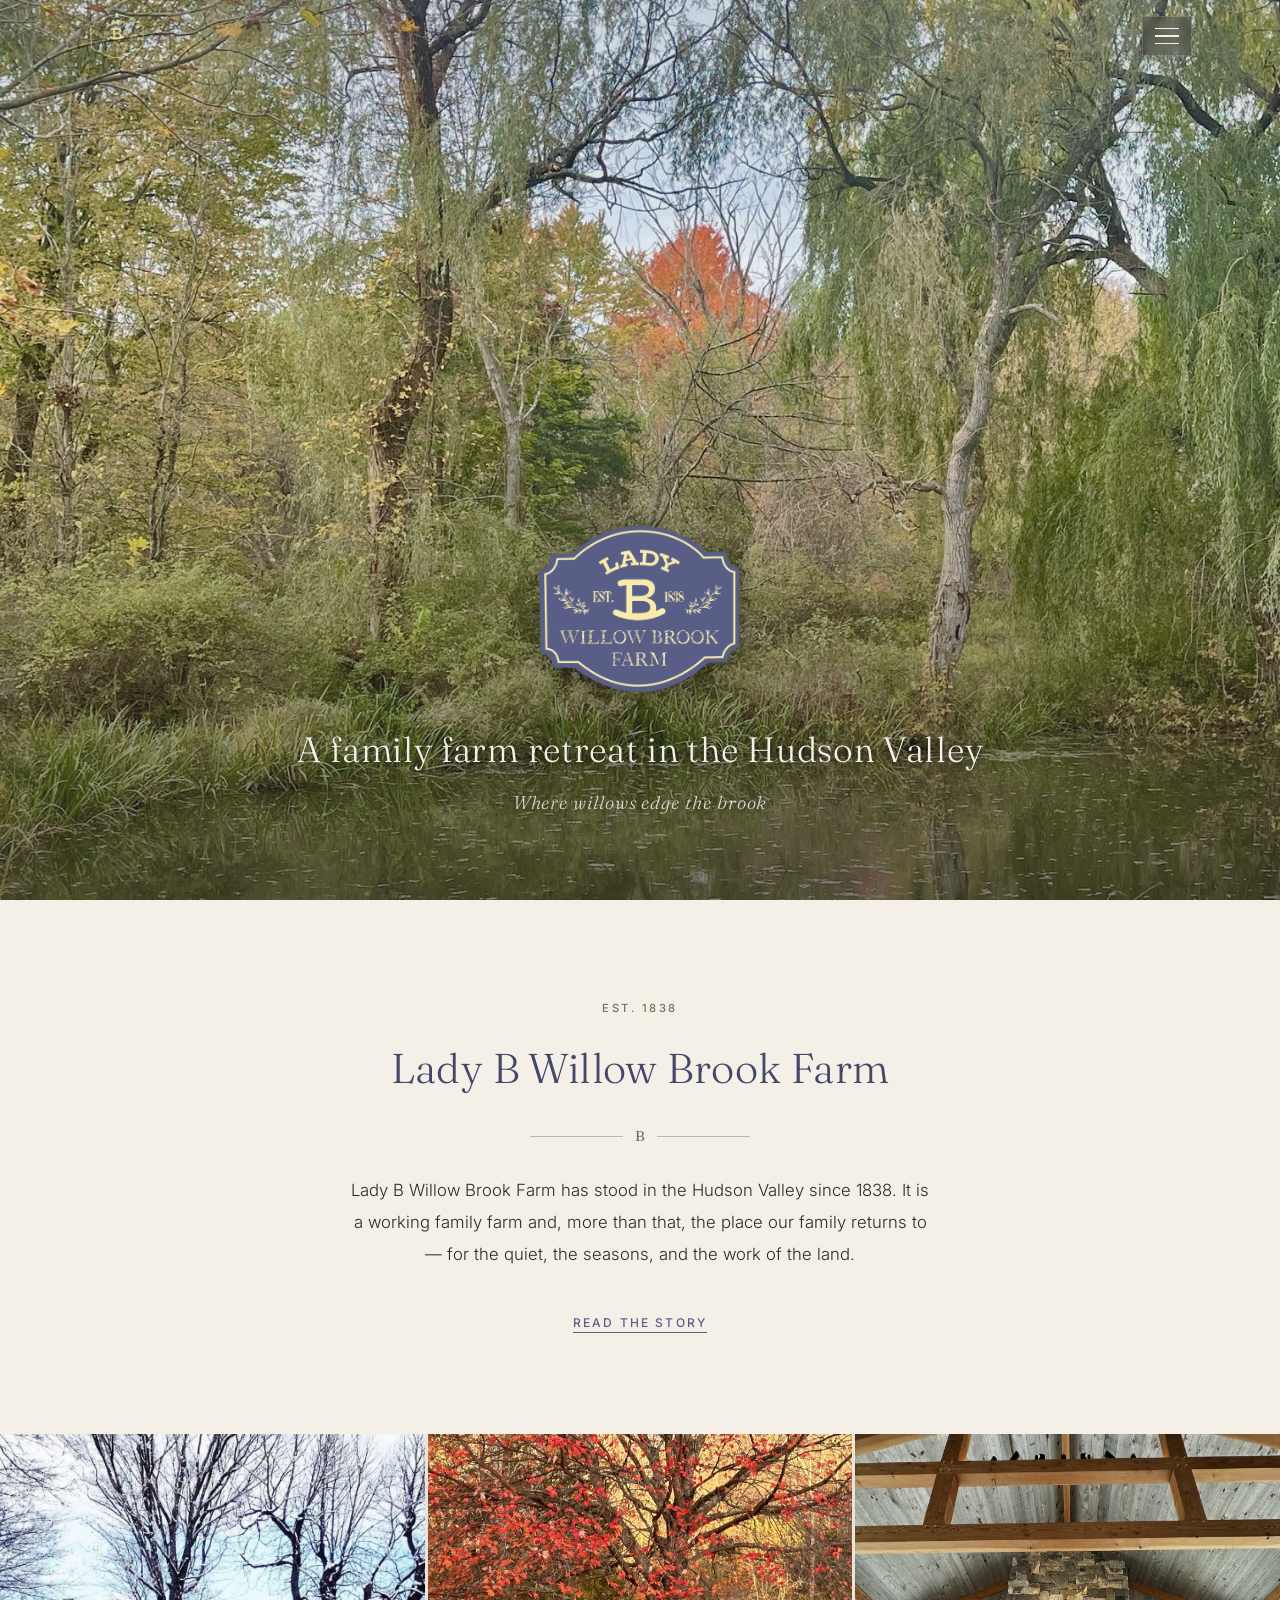
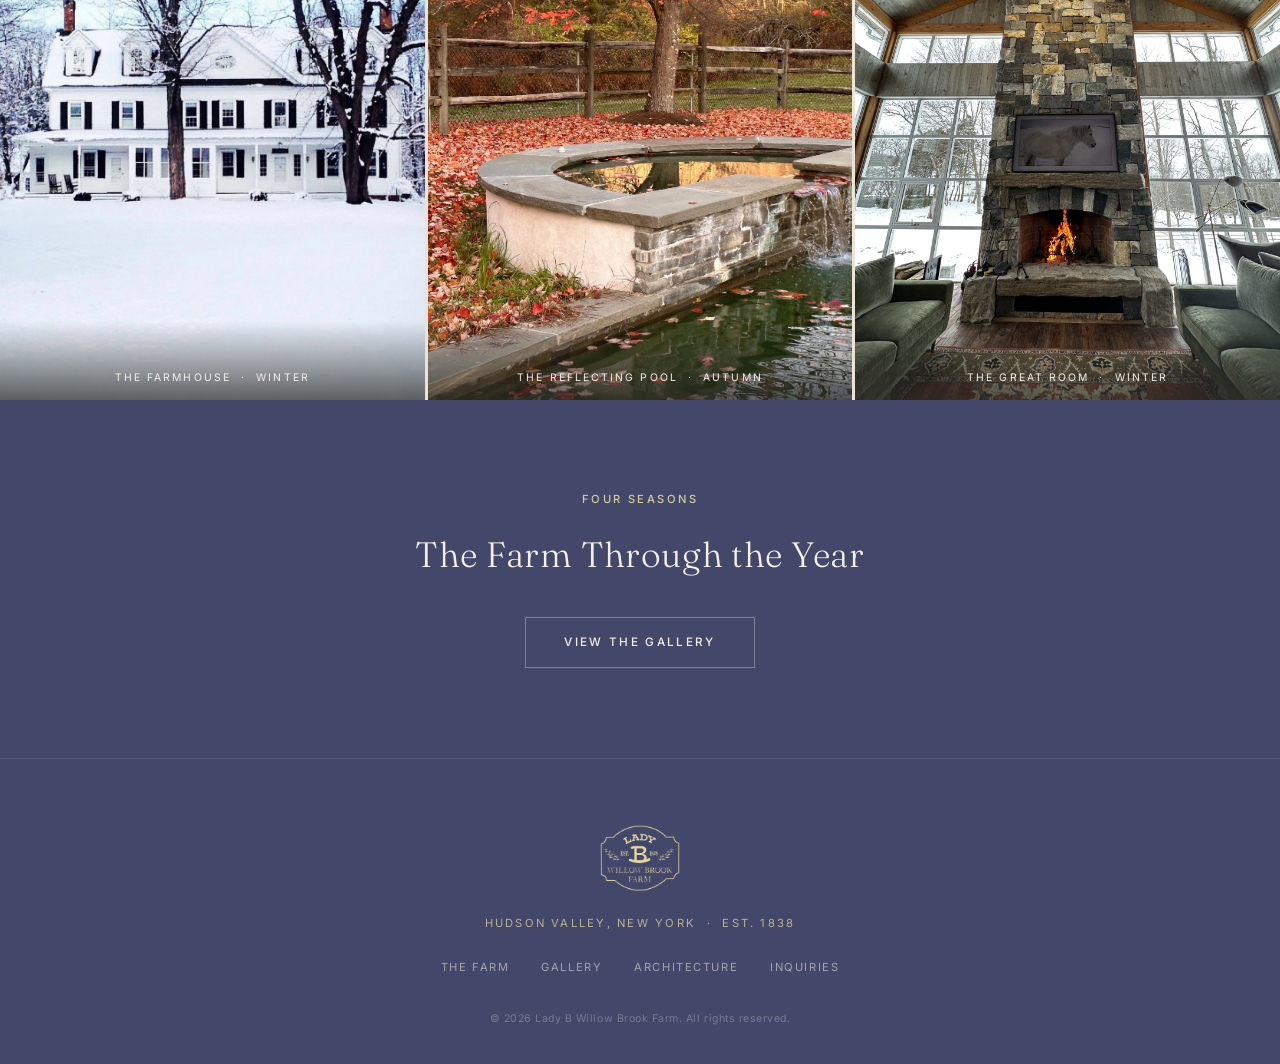
<file: index.html>
<!DOCTYPE html>
<html lang="en">
<head>
  <meta charset="UTF-8">
  <meta name="viewport" content="width=device-width, initial-scale=1.0">
  <title>Lady B Willow Brook Farm — Hudson Valley, Est. 1838</title>
  <meta name="description" content="A working family farm in the Hudson Valley since 1838. Heirloom tomatoes, heritage hens, and a long table by the fire.">
  <link rel="icon" type="image/svg+xml" href="/favicon.svg">
  <link rel="preconnect" href="https://fonts.googleapis.com">
  <link rel="preconnect" href="https://fonts.gstatic.com" crossorigin>
  <link href="https://fonts.googleapis.com/css2?family=Fraunces:ital,opsz,wght@0,9..144,300;0,9..144,400;1,9..144,300;1,9..144,400&family=Inter:wght@300;400;500&display=swap" rel="stylesheet">
  <link rel="stylesheet" href="/css/style.css">
</head>
<body>

  <!-- Nav injected by js/nav.js -->
  <div id="nav-placeholder"></div>

  <!-- =============================================
       HERO — image: images/hero-willow-pond.jpg (use 2.jpg)
       ============================================= -->
  <section class="hero">
    <div class="hero-image-wrap">
      <img src="/images/hero-willow-pond.jpg" alt="The willow pond at Lady B Willow Brook Farm in autumn" class="hero-img" fetchpriority="high">
    </div>
    <div class="hero-overlay" aria-hidden="true"></div>
    <div class="hero-content">
      <img src="/images/logo-periwinkle.png" alt="Lady B Willow Brook Farm" class="hero-logo">
      <p class="hero-tagline">A family farm retreat in the Hudson Valley</p>
      <p class="hero-sub"><em>Where willows edge the brook</em></p>
    </div>
  </section>

  <!-- =============================================
       INTRO
       ============================================= -->
  <section class="intro">
    <div class="container">
      <p class="eyebrow">Est. 1838</p>
      <h1 class="intro-heading">Lady B Willow Brook Farm</h1>
      <div class="section-mark" aria-hidden="true">
        <span class="section-mark-b">B</span>
      </div>
      <p class="intro-text">
        Lady B Willow Brook Farm has stood in the Hudson Valley since 1838.
        It is a working family farm and, more than that, the place our family
        returns to — for the quiet, the seasons, and the work of the land.
      </p>
      <a href="/the-farm.html" class="text-link">Read the story</a>
    </div>
  </section>

  <!-- =============================================
       PHOTO TRIO
       Image 1: images/farmhouse-winter.jpg  (use 1.jpg)
       Image 2: images/reflecting-pool.jpg   (use 3.jpg)
       Image 3: images/great-room-fire.jpg   (use 4.jpg)
       ============================================= -->
  <section class="photo-trio" aria-label="Farm photographs">
    <div class="photo-grid">
      <figure class="photo-item">
        <img src="/images/farmhouse-winter.jpg" alt="The white farmhouse blanketed in snow" loading="lazy">
        <figcaption>The Farmhouse &nbsp;·&nbsp; Winter</figcaption>
      </figure>
      <figure class="photo-item">
        <img src="/images/reflecting-pool.jpg" alt="The stone reflecting pool surrounded by autumn red leaves" loading="lazy">
        <figcaption>The Reflecting Pool &nbsp;·&nbsp; Autumn</figcaption>
      </figure>
      <figure class="photo-item">
        <img src="/images/great-room-fire.jpg" alt="The timber great room with the stone fireplace lit" loading="lazy">
        <figcaption>The Great Room &nbsp;·&nbsp; Winter</figcaption>
      </figure>
    </div>
  </section>

  <!-- =============================================
       GALLERY TEASER
       ============================================= -->
  <section class="gallery-teaser">
    <div class="container">
      <p class="eyebrow eyebrow-light">Four Seasons</p>
      <h2 class="gallery-teaser-heading">The Farm Through the Year</h2>
      <a href="/gallery/fall-winter.html" class="btn-outline">View the Gallery</a>
    </div>
  </section>

  <!-- Footer injected by js/footer.js -->
  <div id="footer-placeholder"></div>

  <script src="/js/nav.js"></script>
  <script src="/js/footer.js"></script>

</body>
</html>
</file>
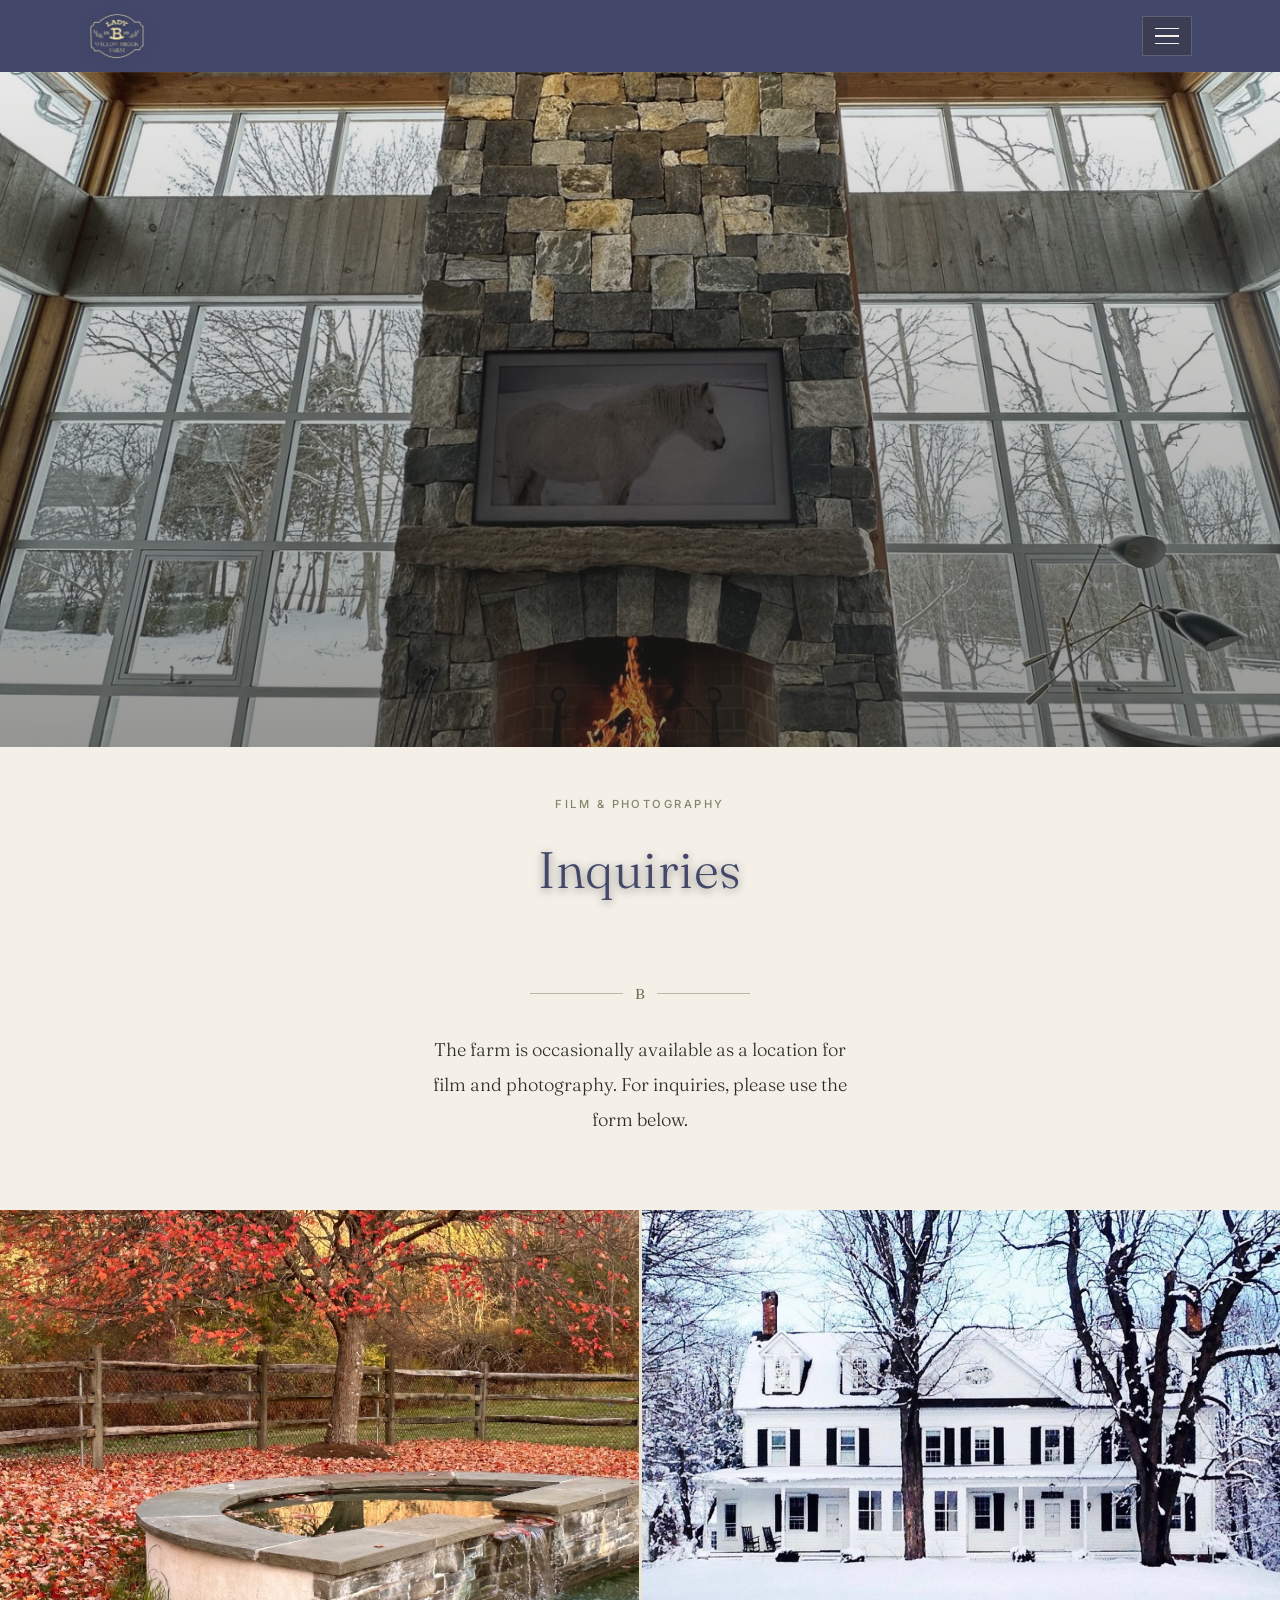
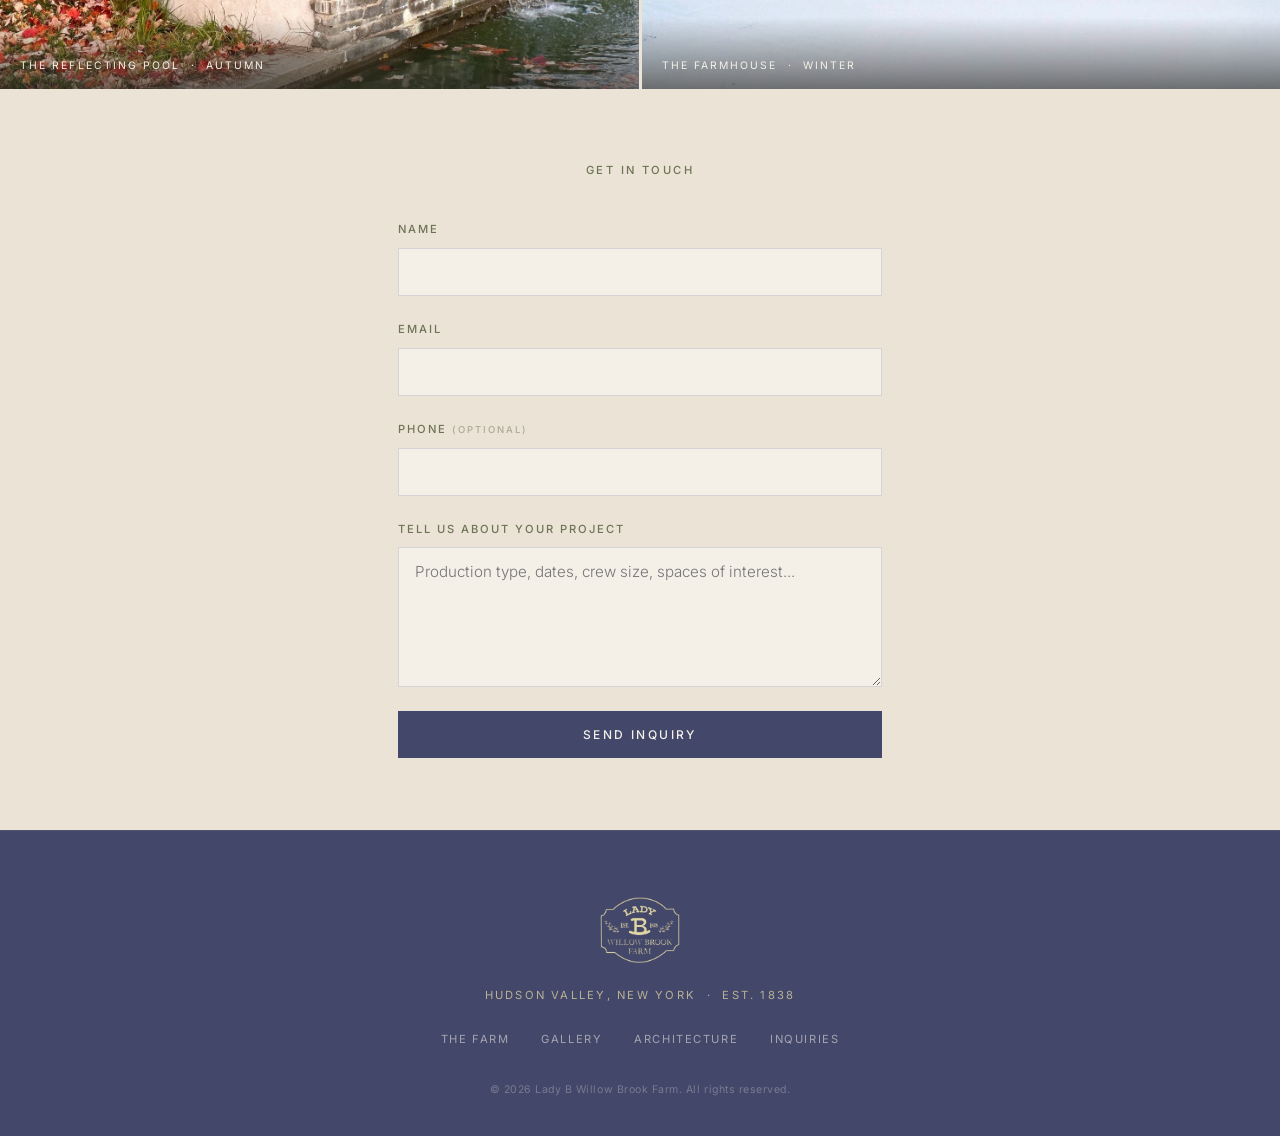
<file: inquiries.html>
<!DOCTYPE html>
<html lang="en">
<head>
  <meta charset="UTF-8">
  <meta name="viewport" content="width=device-width, initial-scale=1.0">
  <title>Inquiries — Lady B Willow Brook Farm</title>
  <meta name="description" content="Lady B Willow Brook Farm is occasionally available as a location for film and photography. Inquire here.">
  <link rel="icon" type="image/svg+xml" href="/favicon.svg">
  <link rel="preconnect" href="https://fonts.googleapis.com">
  <link rel="preconnect" href="https://fonts.gstatic.com" crossorigin>
  <link href="https://fonts.googleapis.com/css2?family=Fraunces:ital,opsz,wght@0,9..144,300;0,9..144,400;1,9..144,300;1,9..144,400&family=Inter:wght@300;400;500&display=swap" rel="stylesheet">
  <link rel="stylesheet" href="/css/style.css">
</head>
<body>

  <!-- Nav injected by js/nav.js -->
  <div id="nav-placeholder"></div>

  <!-- =============================================
       PAGE HERO
       Image: images/great-room-fire.jpg  ← use 4.jpg
       ============================================= -->
  <section class="page-hero">
    <img
      src="/images/great-room-fire.jpg"
      alt="The timber great room with stone fireplace at Lady B Willow Brook Farm"
      class="page-hero-img"
      fetchpriority="high"
    >
    <div class="page-hero-overlay" aria-hidden="true"></div>
  </section>

  <!-- Page title strip -->
  <div class="page-header">
    <p class="page-eyebrow">Film &amp; Photography</p>
    <h1 class="page-title">Inquiries</h1>
  </div>


  <!-- =============================================
       INTRO TEXT
       ============================================= -->
  <section class="inquiries-intro">
    <div class="section-mark" aria-hidden="true" style="margin-bottom: 2rem;">
      <span class="section-mark-b">B</span>
    </div>
    <p class="inquiries-intro-text">
      The farm is occasionally available as a location for film and photography.
      For inquiries, please use the form below.
    </p>
  </section>


  <!-- =============================================
       CINEMATIC PHOTO SHOWCASE
       Image 1: images/reflecting-pool.jpg   ← use 3.jpg
       Image 2: images/farmhouse-winter.jpg  ← use 1.jpg
       ============================================= -->
  <div class="showcase-grid">
    <figure class="showcase-item">
      <img
        src="/images/reflecting-pool.jpg"
        alt="The stone reflecting pool surrounded by autumn leaves"
        loading="lazy"
      >
      <figcaption>The Reflecting Pool &nbsp;·&nbsp; Autumn</figcaption>
    </figure>
    <figure class="showcase-item">
      <img
        src="/images/farmhouse-winter.jpg"
        alt="The white farmhouse in deep winter snow"
        loading="lazy"
      >
      <figcaption>The Farmhouse &nbsp;·&nbsp; Winter</figcaption>
    </figure>
  </div>


  <!-- =============================================
       CONTACT FORM — Netlify Forms
       ============================================= -->
  <section class="inquiries-form-section">
    <div class="form-inner">
      <p class="eyebrow" style="text-align:center;">Get in Touch</p>

      <form
        name="inquiries"
        method="POST"
        action="/thankyou.html"
        data-netlify="true"
        netlify-honeypot="bot-field"
      >
        <!-- Netlify honeypot spam protection -->
        <input type="hidden" name="form-name" value="inquiries">
        <p style="display:none;">
          <label>Don't fill this out: <input name="bot-field"></label>
        </p>

        <div class="form-group">
          <label for="name">Name</label>
          <input type="text" id="name" name="name" required autocomplete="name">
        </div>

        <div class="form-group">
          <label for="email">Email</label>
          <input type="email" id="email" name="email" required autocomplete="email">
        </div>

        <div class="form-group">
          <label for="phone">Phone <span style="opacity:0.5; font-size:0.85em;">(optional)</span></label>
          <input type="tel" id="phone" name="phone" autocomplete="tel">
        </div>

        <div class="form-group">
          <label for="project">Tell us about your project</label>
          <textarea id="project" name="project" required placeholder="Production type, dates, crew size, spaces of interest..."></textarea>
        </div>

        <button type="submit" class="form-submit">Send Inquiry</button>

      </form>
    </div>
  </section>


  <!-- Footer injected by js/footer.js -->
  <div id="footer-placeholder"></div>

  <script src="/js/nav.js"></script>
  <script src="/js/footer.js"></script>

</body>
</html>
</file>
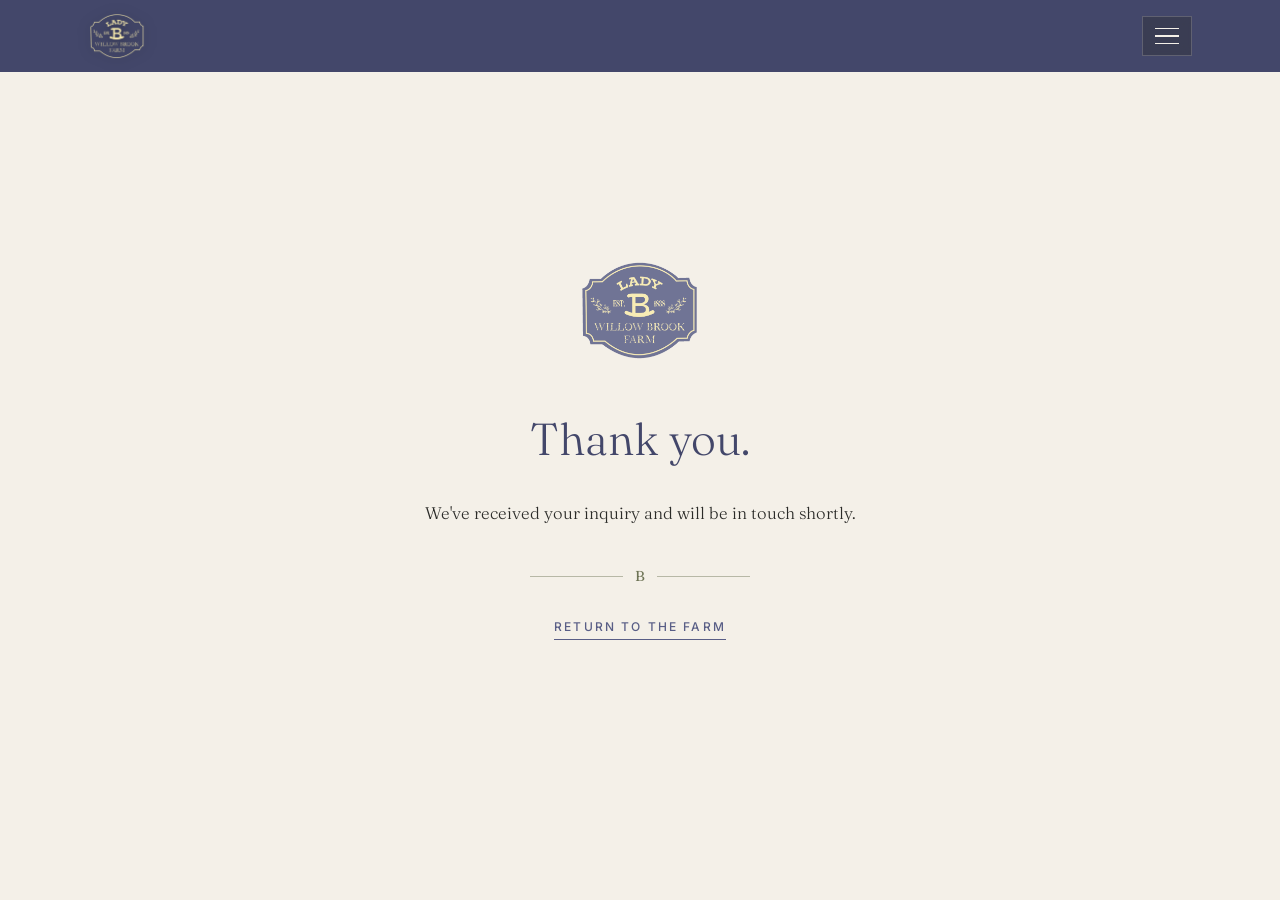
<file: thankyou.html>
<!DOCTYPE html>
<html lang="en">
<head>
  <meta charset="UTF-8">
  <meta name="viewport" content="width=device-width, initial-scale=1.0">
  <title>Thank You — Lady B Willow Brook Farm</title>
  <link rel="icon" type="image/svg+xml" href="/favicon.svg">
  <link rel="preconnect" href="https://fonts.googleapis.com">
  <link rel="preconnect" href="https://fonts.gstatic.com" crossorigin>
  <link href="https://fonts.googleapis.com/css2?family=Fraunces:ital,opsz,wght@0,9..144,300;0,9..144,400;1,9..144,300;1,9..144,400&family=Inter:wght@300;400;500&display=swap" rel="stylesheet">
  <link rel="stylesheet" href="/css/style.css">
  <style>
    .thankyou-wrap {
      min-height: 100vh;
      display: flex;
      flex-direction: column;
      align-items: center;
      justify-content: center;
      text-align: center;
      padding: var(--gap);
      background: var(--cream);
    }
    .thankyou-logo {
      width: 120px;
      margin-bottom: 2.5rem;
      opacity: 0.85;
    }
    .thankyou-heading {
      font-family: var(--font-display);
      font-size: clamp(1.8rem, 4vw, 2.8rem);
      font-weight: 300;
      color: var(--slate-deep);
      margin-bottom: 1.25rem;
    }
    .thankyou-text {
      font-family: var(--font-display);
      font-size: 1.05rem;
      font-weight: 300;
      color: var(--charcoal);
      line-height: 1.85;
      max-width: 440px;
      margin-bottom: 2.5rem;
    }
  </style>
</head>
<body>

  <!-- Nav injected by js/nav.js -->
  <div id="nav-placeholder"></div>

  <div class="thankyou-wrap">
    <img src="/images/logo-periwinkle.png" alt="Lady B Willow Brook Farm" class="thankyou-logo">
    <h1 class="thankyou-heading">Thank you.</h1>
    <p class="thankyou-text">
      We've received your inquiry and will be in touch shortly.
    </p>
    <div class="section-mark" aria-hidden="true" style="margin-bottom: 2rem;">
      <span class="section-mark-b">B</span>
    </div>
    <a href="/" class="text-link">Return to the farm</a>
  </div>

  <script src="/js/nav.js"></script>

</body>
</html>
</file>
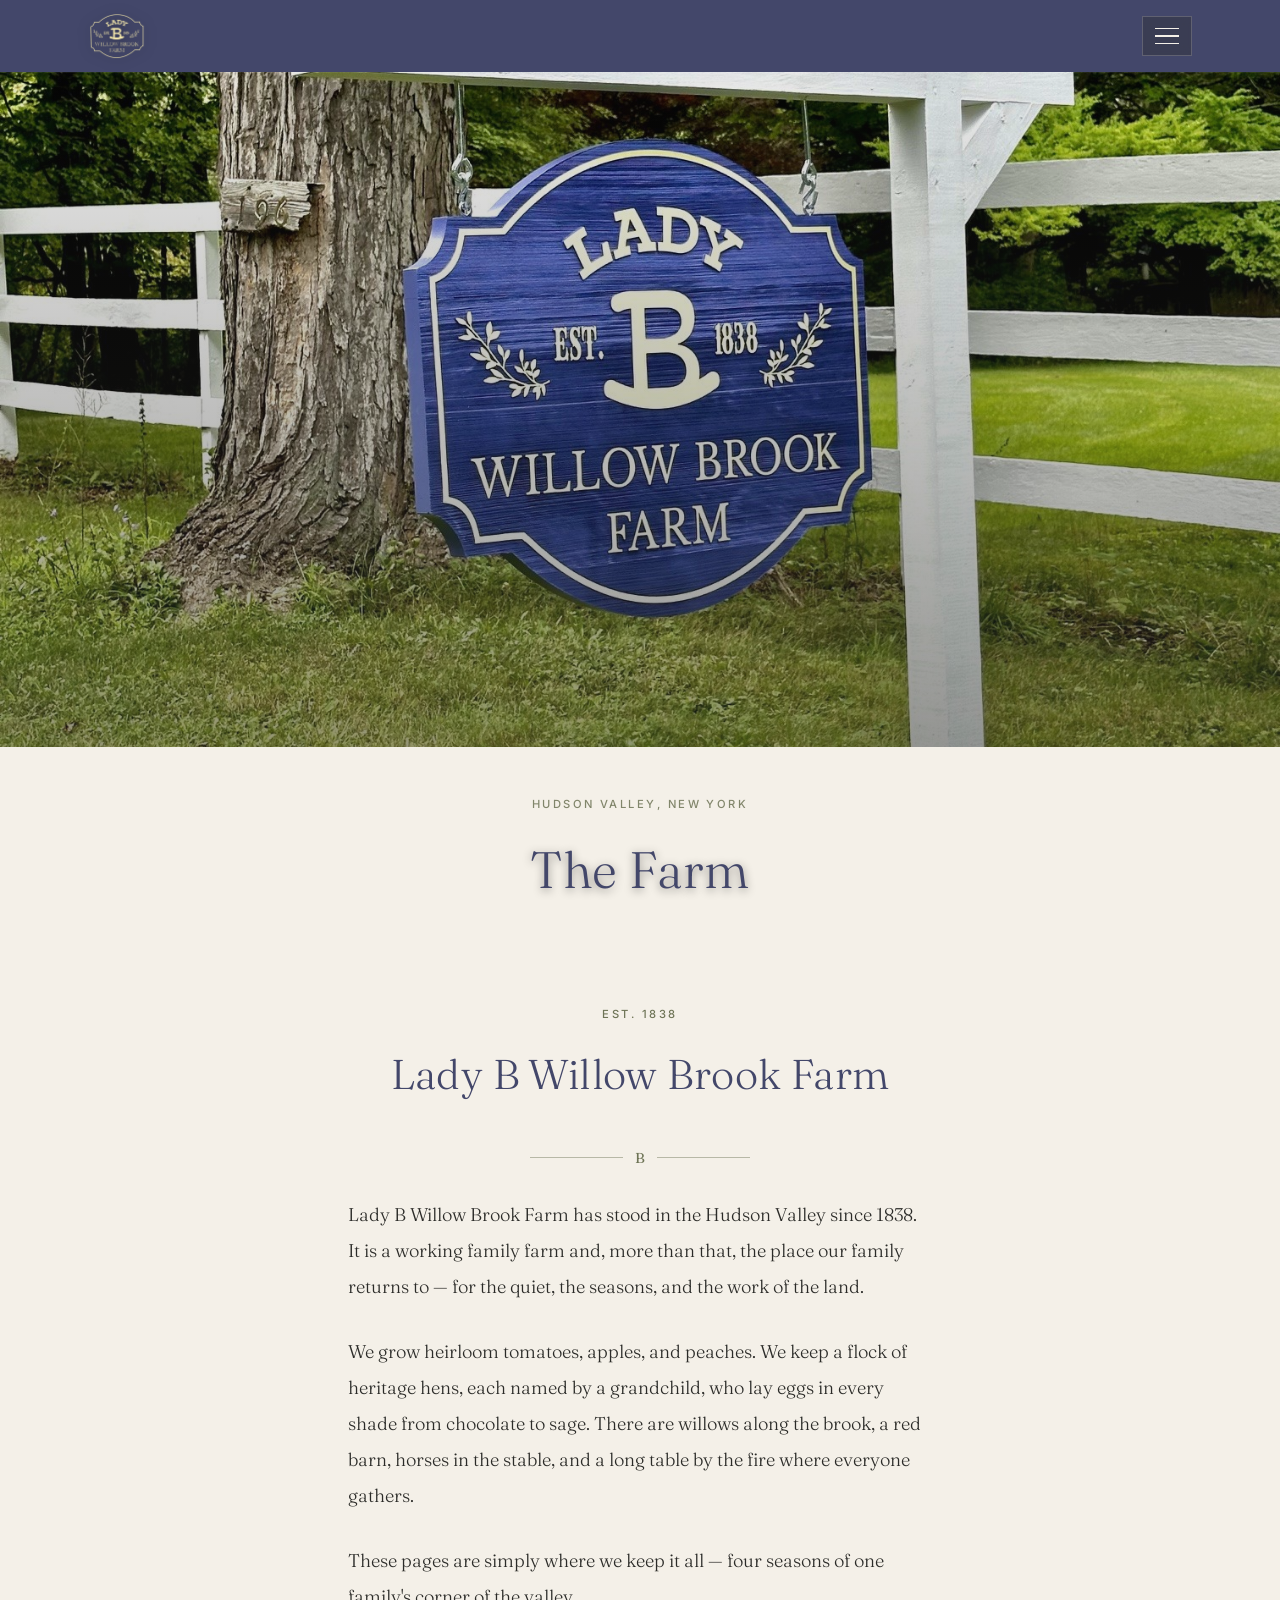
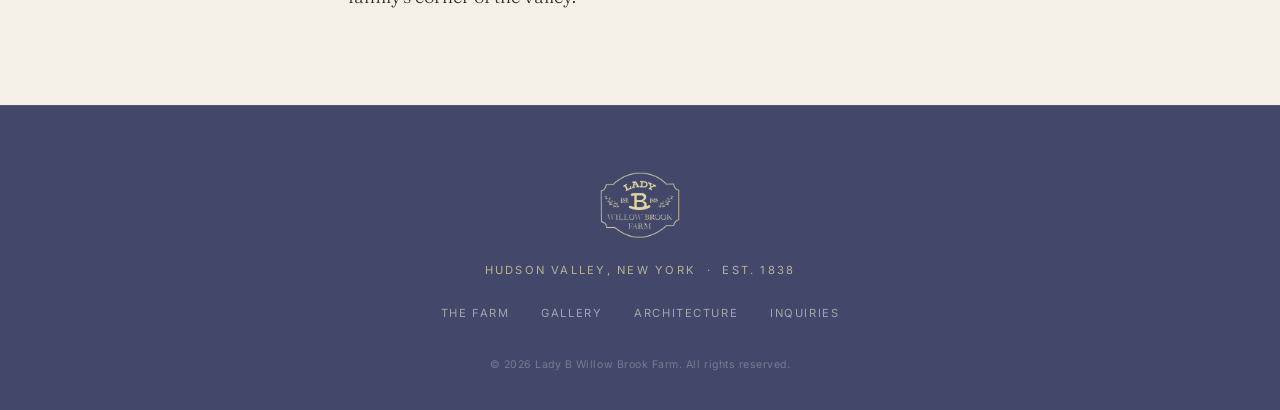
<file: the-farm.html>
<!DOCTYPE html>
<html lang="en">
<head>
  <meta charset="UTF-8">
  <meta name="viewport" content="width=device-width, initial-scale=1.0">
  <title>The Farm — Lady B Willow Brook Farm</title>
  <meta name="description" content="Lady B Willow Brook Farm has stood in the Hudson Valley since 1838. A working family farm and the place our family returns to.">
  <link rel="icon" type="image/svg+xml" href="/favicon.svg">
  <link rel="preconnect" href="https://fonts.googleapis.com">
  <link rel="preconnect" href="https://fonts.gstatic.com" crossorigin>
  <link href="https://fonts.googleapis.com/css2?family=Fraunces:ital,opsz,wght@0,9..144,300;0,9..144,400;1,9..144,300;1,9..144,400&family=Inter:wght@300;400;500&display=swap" rel="stylesheet">
  <link rel="stylesheet" href="/css/style.css">
</head>
<body>

  <!-- Nav injected by js/nav.js -->
  <div id="nav-placeholder"></div>

  <!-- =============================================
       PAGE HERO — image: images/entrance-sign.jpg (use 5.jpg)
       ============================================= -->
  <section class="page-hero">
    <img src="/images/entrance-sign.jpg" alt="The Lady B Willow Brook Farm entrance sign in summer" class="page-hero-img" fetchpriority="high">
    <div class="page-hero-overlay" aria-hidden="true"></div>
  </section>

  <!-- Page title strip -->
  <div class="page-header">
    <p class="page-eyebrow">Hudson Valley, New York</p>
    <h1 class="page-title">The Farm</h1>
  </div>

  <!-- =============================================
       FARM STORY
       ============================================= -->
  <section class="story-section">
    <div class="story-inner">
      <p class="eyebrow">Est. 1838</p>
      <h2 class="intro-heading" style="margin-bottom: 2.5rem;">Lady B Willow Brook Farm</h2>
      <div class="section-mark" aria-hidden="true">
        <span class="section-mark-b">B</span>
      </div>
      <div class="story-text">
        <p>
          Lady B Willow Brook Farm has stood in the Hudson Valley since 1838.
          It is a working family farm and, more than that, the place our family
          returns to — for the quiet, the seasons, and the work of the land.
        </p>
        <p>
          We grow heirloom tomatoes, apples, and peaches. We keep a flock of
          heritage hens, each named by a grandchild, who lay eggs in every shade
          from chocolate to sage. There are willows along the brook, a red barn,
          horses in the stable, and a long table by the fire where everyone gathers.
        </p>
        <p>
          These pages are simply where we keep it all — four seasons of one
          family's corner of the valley.
        </p>
      </div>
    </div>
  </section>

  <!-- Footer injected by js/footer.js -->
  <div id="footer-placeholder"></div>

  <script src="/js/nav.js"></script>
  <script src="/js/footer.js"></script>

</body>
</html>
</file>
<file: css/style.css>
/* ============================================================
   LADY B WILLOW BROOK FARM — Global Styles
   Palette: Periwinkle-Slate, Cream, Olive, Rust, Charcoal
   Fonts: Fraunces (display) · Inter (body)
   ============================================================ */

/* --- Custom Properties --- */
:root {
  --slate:       #595E86;
  --slate-deep:  #43476A;
  --cream:       #F4F0E8;
  --bone:        #EAE3D6;
  --butter:      #F8EBAC;
  --olive:       #6E7456;
  --rust:        #A6553C;
  --charcoal:    #2B2B28;

  --font-display: 'Fraunces', Georgia, serif;
  --font-body:    'Inter', system-ui, -apple-system, sans-serif;

  --max-w:  1200px;
  --nav-h:  72px;
  --gap:    clamp(1.5rem, 4vw, 3rem);
}

/* --- Reset & Base --- */
*, *::before, *::after { box-sizing: border-box; margin: 0; padding: 0; }
html  { scroll-behavior: smooth; }
body  {
  background: var(--cream);
  color: var(--charcoal);
  font-family: var(--font-body);
  font-size: 1rem;
  line-height: 1.75;
  -webkit-font-smoothing: antialiased;
}
img   { display: block; max-width: 100%; }
a     { text-decoration: none; color: inherit; }
ul    { list-style: none; }

/* --- Container --- */
.container {
  width: min(var(--max-w), 100% - 2 * var(--gap));
  margin-inline: auto;
}

/* --- Eyebrow label --- */
.eyebrow {
  font-family: var(--font-body);
  font-size: 0.7rem;
  font-weight: 500;
  letter-spacing: 0.22em;
  text-transform: uppercase;
  color: var(--olive);
  margin-bottom: 0.85rem;
}
.eyebrow-light { color: var(--butter); opacity: 0.8; }

/* ============================================================
   NAVIGATION BAR — logo left, hamburger right
   ============================================================ */

.site-nav {
  position: fixed;
  top: 0; left: 0; right: 0;
  z-index: 200;
  height: var(--nav-h);
  transition: background 0.35s ease, box-shadow 0.35s ease;
}

.site-nav.nav-solid {
  background: var(--slate-deep);
  box-shadow: 0 1px 0 rgba(255,255,255,0.07);
}

.nav-inner {
  display: flex;
  align-items: center;
  justify-content: space-between;
  height: 100%;
  padding-inline: var(--gap);
  max-width: var(--max-w);
  margin-inline: auto;
}

.nav-logo {
  height: 48px;
  width: auto;
  filter: drop-shadow(0 1px 6px rgba(0,0,0,0.5));
}

/* Hamburger — always visible */
.nav-toggle {
  display: flex;
  flex-direction: column;
  justify-content: center;
  gap: 6px;
  background: rgba(43,43,40,0.35);
  border: 1px solid rgba(244,240,232,0.2);
  cursor: pointer;
  padding: 0.65rem 0.75rem;
  z-index: 300;
  backdrop-filter: blur(4px);
  -webkit-backdrop-filter: blur(4px);
  transition: background 0.2s;
}
.nav-toggle:hover {
  background: rgba(43,43,40,0.55);
}
.nav-toggle span {
  display: block;
  width: 24px;
  height: 1.5px;
  background: var(--cream);
  transition: transform 0.25s, opacity 0.25s;
  transform-origin: center;
}

/* ============================================================
   SIDE DRAWER MENU — slides in from the right
   ============================================================ */

/* Dark backdrop behind the drawer */
.nav-backdrop {
  position: fixed;
  inset: 0;
  z-index: 240;
  background: rgba(43,43,40,0.5);
  opacity: 0;
  visibility: hidden;
  transition: opacity 0.35s ease, visibility 0.35s ease;
}
.nav-backdrop.overlay-open {
  opacity: 1;
  visibility: visible;
}

/* The drawer panel */
.nav-overlay {
  position: fixed;
  top: 0; right: 0; bottom: 0;
  z-index: 250;
  width: min(340px, 85vw);
  background: var(--slate-deep);
  display: flex;
  flex-direction: column;
  padding: var(--nav-h) 2.5rem 2.5rem;
  transform: translateX(100%);
  transition: transform 0.4s cubic-bezier(0.4, 0, 0.2, 1);
  overflow-y: auto;
}

.nav-overlay.overlay-open {
  transform: translateX(0);
}

/* Close button — top right of drawer */
.overlay-header {
  position: absolute;
  top: 0; right: 0;
  height: var(--nav-h);
  display: flex;
  align-items: center;
  padding-right: 1.5rem;
}

.overlay-logo { display: none; }

.nav-close {
  position: relative;
  width: 36px;
  height: 36px;
  background: none;
  border: none;
  cursor: pointer;
  display: flex;
  align-items: center;
  justify-content: center;
}
.nav-close span {
  position: absolute;
  width: 20px;
  height: 1.5px;
  background: var(--cream);
  opacity: 0.7;
}
.nav-close span:first-child { transform: rotate(45deg); }
.nav-close span:last-child  { transform: rotate(-45deg); }
.nav-close:hover span { opacity: 1; }

/* Nav links in drawer */
.overlay-nav {
  flex: 1;
  display: flex;
  align-items: center;
}

.overlay-nav > ul {
  display: flex;
  flex-direction: column;
  gap: 0;
  width: 100%;
}

.overlay-nav > ul > li {
  border-bottom: 1px solid rgba(255,255,255,0.07);
}

.overlay-nav > ul > li > a {
  display: block;
  font-family: var(--font-display);
  font-size: 1.4rem;
  font-weight: 300;
  color: var(--cream);
  letter-spacing: 0.02em;
  padding: 0.85rem 0;
  transition: color 0.2s;
}
.overlay-nav > ul > li > a:hover { color: var(--butter); }

.overlay-group { padding-bottom: 0.5rem; }

.overlay-parent {
  display: block;
  font-family: var(--font-display);
  font-size: 1.4rem;
  font-weight: 300;
  color: var(--cream);
  opacity: 0.4;
  letter-spacing: 0.02em;
  padding: 0.85rem 0 0.4rem;
  cursor: default;
}

.overlay-sub {
  display: flex;
  flex-direction: column;
  gap: 0.1rem;
  padding-left: 0.75rem;
  padding-bottom: 0.5rem;
}

.overlay-sub li a {
  font-family: var(--font-body);
  font-size: 0.72rem;
  letter-spacing: 0.16em;
  text-transform: uppercase;
  color: var(--cream);
  opacity: 0.55;
  transition: opacity 0.2s, color 0.2s;
  padding: 0.3rem 0;
  display: block;
}
.overlay-sub li a:hover {
  opacity: 1;
  color: var(--butter);
}

.overlay-tagline {
  font-size: 0.65rem;
  letter-spacing: 0.18em;
  text-transform: uppercase;
  color: var(--butter);
  opacity: 0.35;
  margin-top: 2rem;
  white-space: nowrap;
}

/* ============================================================
   HERO
   ============================================================ */

.hero {
  position: relative;
  height: 100vh;
  min-height: 580px;
  overflow: hidden;
}

.hero-image-wrap {
  position: absolute;
  inset: 0;
}

.hero-img {
  width: 100%;
  height: 100%;
  object-fit: cover;
  object-position: center 45%;
}

.hero-overlay {
  position: absolute;
  inset: 0;
  background: linear-gradient(
    to bottom,
    rgba(43,43,40,0.15) 0%,
    rgba(43,43,40,0.05) 35%,
    rgba(43,43,40,0.6) 100%
  );
}

.hero-content {
  position: absolute;
  inset: 0;
  display: flex;
  flex-direction: column;
  align-items: center;
  justify-content: flex-end;
  padding-bottom: clamp(3rem, 9vh, 6rem);
  text-align: center;
  color: var(--cream);
  padding-inline: var(--gap);
}

.hero-logo {
  width: clamp(120px, 18vw, 210px);
  margin-bottom: 1.5rem;
  filter: drop-shadow(0 4px 16px rgba(0,0,0,0.5));
}

.hero-tagline {
  font-family: var(--font-display);
  font-size: clamp(1.3rem, 3.2vw, 2.2rem);
  font-weight: 300;
  letter-spacing: 0.02em;
  text-shadow: 0 1px 8px rgba(0,0,0,0.5);
  margin-bottom: 0.4rem;
}

.hero-sub {
  font-family: var(--font-display);
  font-style: italic;
  font-size: clamp(0.9rem, 1.8vw, 1.15rem);
  font-weight: 300;
  opacity: 0.85;
  letter-spacing: 0.05em;
  text-shadow: 0 1px 6px rgba(0,0,0,0.5);
}

/* ============================================================
   INTRO
   ============================================================ */

.intro {
  background: var(--cream);
  padding: clamp(4.5rem, 11vh, 8rem) 0;
  text-align: center;
}

.intro-heading {
  font-family: var(--font-display);
  font-size: clamp(1.7rem, 3.5vw, 2.6rem);
  font-weight: 300;
  color: var(--slate-deep);
  letter-spacing: 0.01em;
  margin-bottom: 1.5rem;
}

/* Thin rule with B mark */
.section-mark {
  display: flex;
  align-items: center;
  justify-content: center;
  gap: 0.75rem;
  margin: 0 auto 2rem;
  width: 220px;
}
.section-mark::before,
.section-mark::after {
  content: '';
  flex: 1;
  height: 1px;
  background: var(--olive);
  opacity: 0.45;
}
.section-mark-b {
  font-family: var(--font-display);
  font-size: 0.9rem;
  font-weight: 400;
  color: var(--olive);
  line-height: 1;
  letter-spacing: 0.05em;
}

.intro-text {
  max-width: 580px;
  margin-inline: auto;
  font-size: clamp(0.95rem, 1.7vw, 1.05rem);
  font-weight: 300;
  color: var(--charcoal);
  line-height: 1.9;
  margin-bottom: 2.25rem;
}

.text-link {
  font-size: 0.75rem;
  font-weight: 500;
  letter-spacing: 0.18em;
  text-transform: uppercase;
  color: var(--slate);
  border-bottom: 1px solid var(--slate);
  padding-bottom: 2px;
  transition: color 0.2s, border-color 0.2s;
}
.text-link:hover {
  color: var(--rust);
  border-color: var(--rust);
}

/* ============================================================
   PHOTO TRIO
   ============================================================ */

.photo-trio { background: var(--bone); }

.photo-grid {
  display: grid;
  grid-template-columns: repeat(3, 1fr);
  gap: 3px;
}

.photo-item {
  position: relative;
  overflow: hidden;
}

.photo-item img {
  width: 100%;
  aspect-ratio: 3/4;
  object-fit: cover;
  transition: transform 0.7s ease;
}
.photo-item:hover img { transform: scale(1.04); }

.photo-item figcaption {
  position: absolute;
  bottom: 0; left: 0; right: 0;
  padding: 3rem 1rem 0.85rem;
  background: linear-gradient(to top, rgba(43,43,40,0.72) 0%, transparent 100%);
  font-size: 0.65rem;
  font-weight: 400;
  letter-spacing: 0.2em;
  text-transform: uppercase;
  color: var(--cream);
  text-align: center;
}

/* ============================================================
   GALLERY TEASER
   ============================================================ */

.gallery-teaser {
  background: var(--slate-deep);
  padding: clamp(4rem, 10vh, 6rem) var(--gap);
  text-align: center;
}

.gallery-teaser-heading {
  font-family: var(--font-display);
  font-size: clamp(1.5rem, 3.2vw, 2.2rem);
  font-weight: 300;
  color: var(--cream);
  letter-spacing: 0.02em;
  margin-bottom: 2rem;
}

.btn-outline {
  display: inline-block;
  font-size: 0.73rem;
  font-weight: 500;
  letter-spacing: 0.2em;
  text-transform: uppercase;
  color: var(--cream);
  border: 1px solid rgba(244,240,232,0.35);
  padding: 0.9rem 2.4rem;
  transition: background 0.25s, color 0.25s, border-color 0.25s;
}
.btn-outline:hover {
  background: var(--cream);
  color: var(--slate-deep);
  border-color: var(--cream);
}

/* ============================================================
   FOOTER
   ============================================================ */

.site-footer {
  background: var(--slate-deep);
  border-top: 1px solid rgba(255,255,255,0.06);
  padding: clamp(3rem, 7vh, 5rem) var(--gap) 2.25rem;
  text-align: center;
  color: var(--cream);
}

.footer-inner {
  display: flex;
  flex-direction: column;
  align-items: center;
  gap: 1.25rem;
}

.footer-logo { height: 72px; width: auto; opacity: 0.88; }

.footer-tagline {
  font-size: 0.7rem;
  letter-spacing: 0.2em;
  text-transform: uppercase;
  color: var(--butter);
  opacity: 0.65;
}

.footer-nav {
  display: flex;
  gap: 2rem;
  flex-wrap: wrap;
  justify-content: center;
  margin-top: 0.25rem;
}
.footer-nav a {
  font-size: 0.7rem;
  letter-spacing: 0.14em;
  text-transform: uppercase;
  opacity: 0.55;
  transition: opacity 0.2s;
}
.footer-nav a:hover { opacity: 1; }

.footer-copy {
  font-size: 0.66rem;
  opacity: 0.3;
  letter-spacing: 0.05em;
  margin-top: 0.75rem;
}

/* ============================================================
   RESPONSIVE
   ============================================================ */

@media (max-width: 900px) {
  .photo-grid { grid-template-columns: 1fr 1fr; }
  .photo-item:last-child { grid-column: 1 / -1; }
  .photo-item img { aspect-ratio: 4/3; }
  .photo-item:last-child img { aspect-ratio: 16/9; }
}

@media (max-width: 540px) {
  .photo-grid { grid-template-columns: 1fr; }
  .photo-item:last-child { grid-column: auto; }
  .photo-item img,
  .photo-item:last-child img { aspect-ratio: 4/3; }
}

/* ============================================================
   INTERIOR PAGE HERO — shorter than homepage
   ============================================================ */

.page-hero {
  position: relative;
  height: 75vh;
  min-height: 500px;
  overflow: hidden;
  margin-top: var(--nav-h);
}

.page-hero-img {
  position: absolute;
  inset: 0;
  width: 100%;
  height: 100%;
  object-fit: cover;
  object-position: center 55%;
}

.page-hero-overlay {
  position: absolute;
  inset: 0;
  background: linear-gradient(
    to bottom,
    rgba(43,43,40,0.1) 0%,
    rgba(43,43,40,0.5) 100%
  );
}

/* Page title strip — sits below the hero on cream background */
.page-header {
  background: var(--cream);
  padding: 3rem 0 0;
  text-align: center;
}

.page-header .page-eyebrow {
  font-size: 0.7rem;
  font-weight: 500;
  letter-spacing: 0.22em;
  text-transform: uppercase;
  color: var(--olive);
  margin-bottom: 0.65rem;
}

.page-header .page-title {
  font-family: var(--font-display);
  font-size: clamp(2rem, 5vw, 3.2rem);
  font-weight: 300;
  color: var(--slate-deep);
  letter-spacing: 0.01em;
}

.page-eyebrow {
  font-size: 0.7rem;
  font-weight: 500;
  letter-spacing: 0.22em;
  text-transform: uppercase;
  color: var(--butter);
  opacity: 0.85;
  margin-bottom: 0.65rem;
}

.page-title {
  font-family: var(--font-display);
  font-size: clamp(2rem, 5vw, 3.5rem);
  font-weight: 300;
  letter-spacing: 0.02em;
  text-shadow: 0 2px 10px rgba(0,0,0,0.45);
}

/* ============================================================
   STORY / CONTENT SECTION
   ============================================================ */

.story-section {
  background: var(--cream);
  padding: clamp(4rem, 10vh, 7rem) 0;
}

.story-inner {
  max-width: 680px;
  margin-inline: auto;
  padding-inline: var(--gap);
  text-align: center;
}

.story-text {
  font-family: var(--font-display);
  font-size: clamp(1rem, 1.9vw, 1.15rem);
  font-weight: 300;
  line-height: 1.95;
  color: var(--charcoal);
  text-align: left;
}

.story-text p + p {
  margin-top: 1.6em;
}

/* ============================================================
   REDUCED MOTION placeholder — keep above the real rule
   ============================================================ */

/* Reduced motion */
@media (prefers-reduced-motion: reduce) {
  *, *::before, *::after {
    transition-duration: 0.01ms !important;
    animation-duration: 0.01ms !important;
  }
}

/* Focus */
:focus-visible {
  outline: 2px solid var(--butter);
  outline-offset: 3px;
}

/* ============================================================
   INQUIRIES PAGE
   ============================================================ */

/* Two-column cinematic photo showcase */
.showcase-grid {
  display: grid;
  grid-template-columns: 1fr 1fr;
  gap: 3px;
  background: var(--bone);
}

.showcase-item {
  position: relative;
  overflow: hidden;
}

.showcase-item img {
  width: 100%;
  aspect-ratio: 4/3;
  object-fit: cover;
  display: block;
  transition: transform 0.7s ease;
}

.showcase-item:hover img { transform: scale(1.03); }

.showcase-item figcaption {
  position: absolute;
  bottom: 0; left: 0; right: 0;
  padding: 2.5rem 1.25rem 0.85rem;
  background: linear-gradient(to top, rgba(43,43,40,0.65) 0%, transparent 100%);
  font-size: 0.65rem;
  letter-spacing: 0.2em;
  text-transform: uppercase;
  color: var(--cream);
}

@media (max-width: 600px) {
  .showcase-grid { grid-template-columns: 1fr; }
}

/* Inquiries intro text */
.inquiries-intro {
  background: var(--cream);
  padding: clamp(3.5rem, 8vh, 5.5rem) 0;
  text-align: center;
}

.inquiries-intro-text {
  max-width: 520px;
  margin-inline: auto;
  padding-inline: var(--gap);
  font-family: var(--font-display);
  font-size: clamp(1rem, 1.9vw, 1.15rem);
  font-weight: 300;
  line-height: 1.9;
  color: var(--charcoal);
}

/* Contact form */
.inquiries-form-section {
  background: var(--bone);
  padding: clamp(3.5rem, 8vh, 5.5rem) 0;
}

.form-inner {
  max-width: 580px;
  margin-inline: auto;
  padding-inline: var(--gap);
}

.form-inner .eyebrow {
  text-align: center;
  margin-bottom: 2.5rem;
}

.form-group {
  display: flex;
  flex-direction: column;
  gap: 0.5rem;
  margin-bottom: 1.5rem;
}

.form-group label {
  font-size: 0.7rem;
  font-weight: 500;
  letter-spacing: 0.18em;
  text-transform: uppercase;
  color: var(--olive);
}

.form-group input,
.form-group textarea {
  background: var(--cream);
  border: 1px solid rgba(89,94,134,0.2);
  border-radius: 0;
  padding: 0.85rem 1rem;
  font-family: var(--font-body);
  font-size: 0.95rem;
  font-weight: 300;
  color: var(--charcoal);
  width: 100%;
  transition: border-color 0.2s;
  appearance: none;
  -webkit-appearance: none;
}

.form-group input:focus,
.form-group textarea:focus {
  outline: none;
  border-color: var(--slate);
}

.form-group textarea {
  min-height: 140px;
  resize: vertical;
}

.form-submit {
  display: block;
  width: 100%;
  background: var(--slate-deep);
  color: var(--cream);
  border: none;
  padding: 1rem;
  font-family: var(--font-body);
  font-size: 0.75rem;
  font-weight: 500;
  letter-spacing: 0.2em;
  text-transform: uppercase;
  cursor: pointer;
  transition: background 0.25s;
  margin-top: 0.5rem;
}

.form-submit:hover { background: var(--slate); }
</file>
